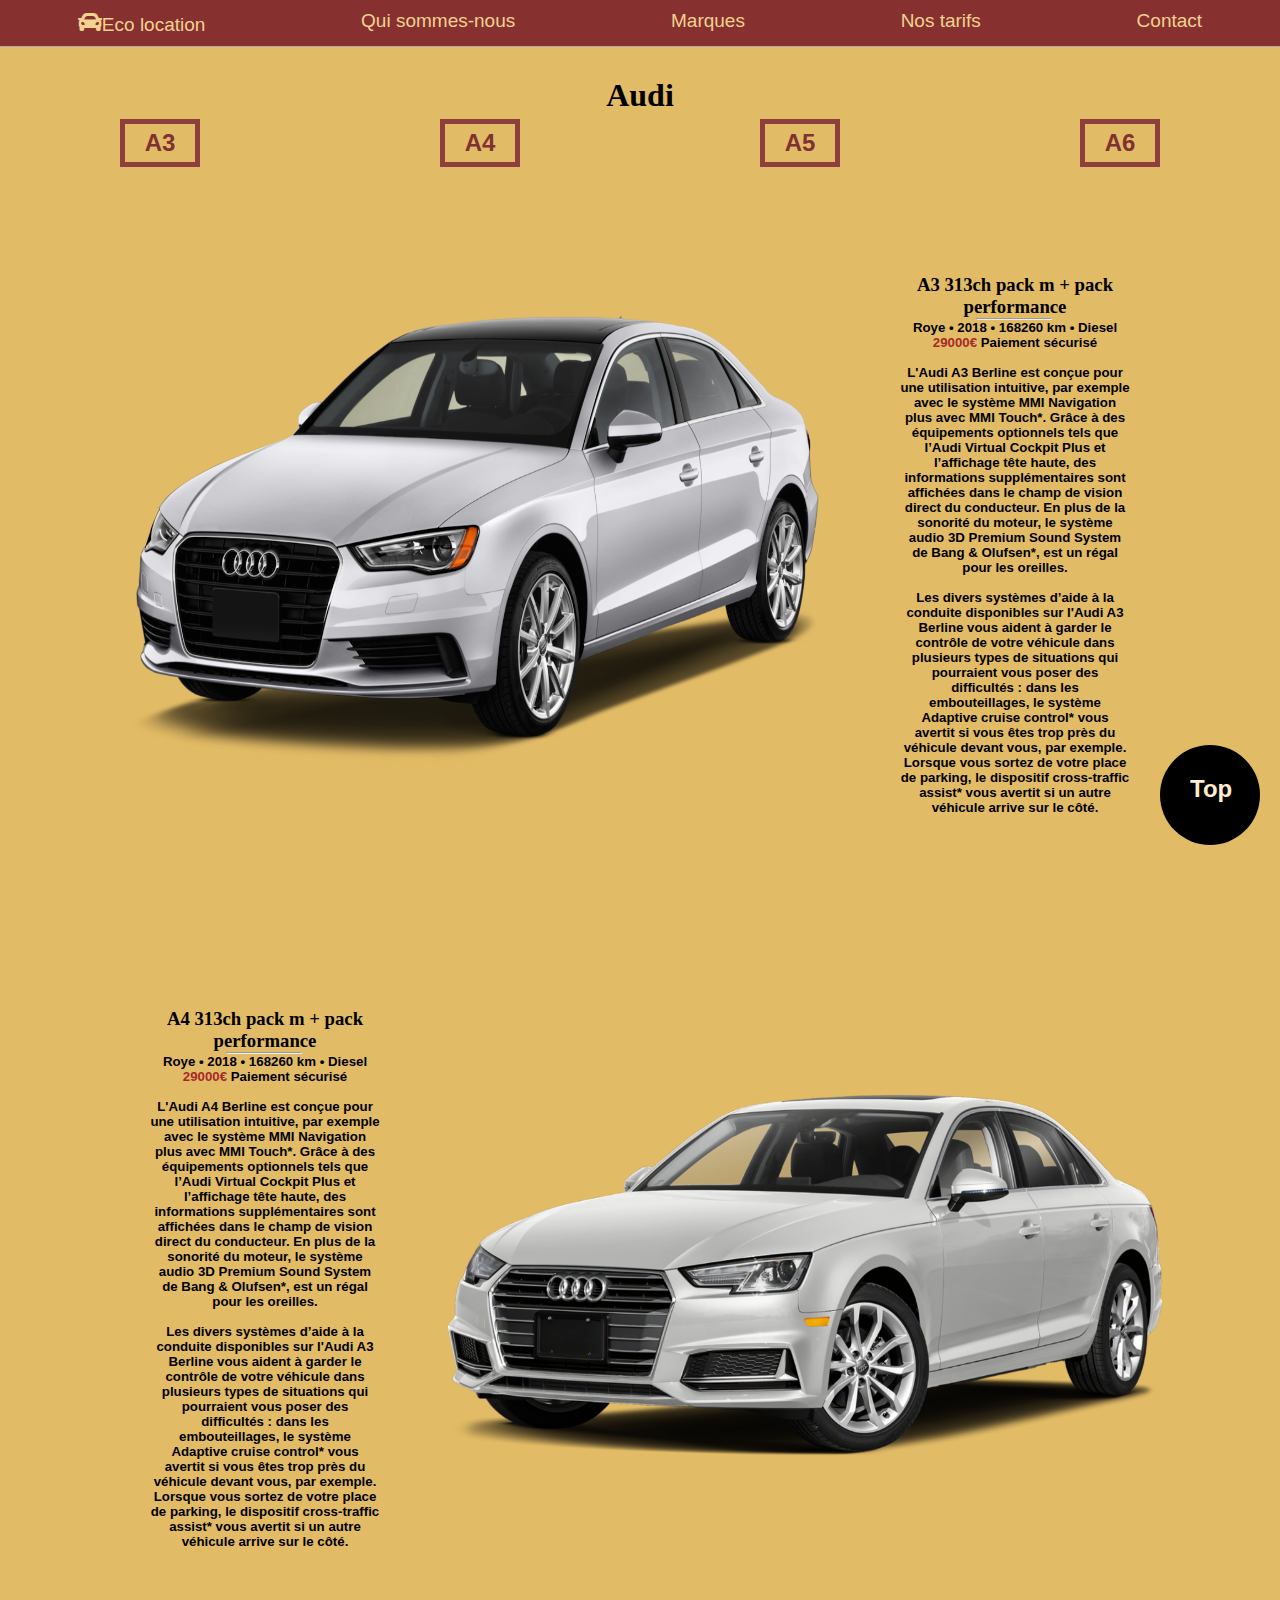
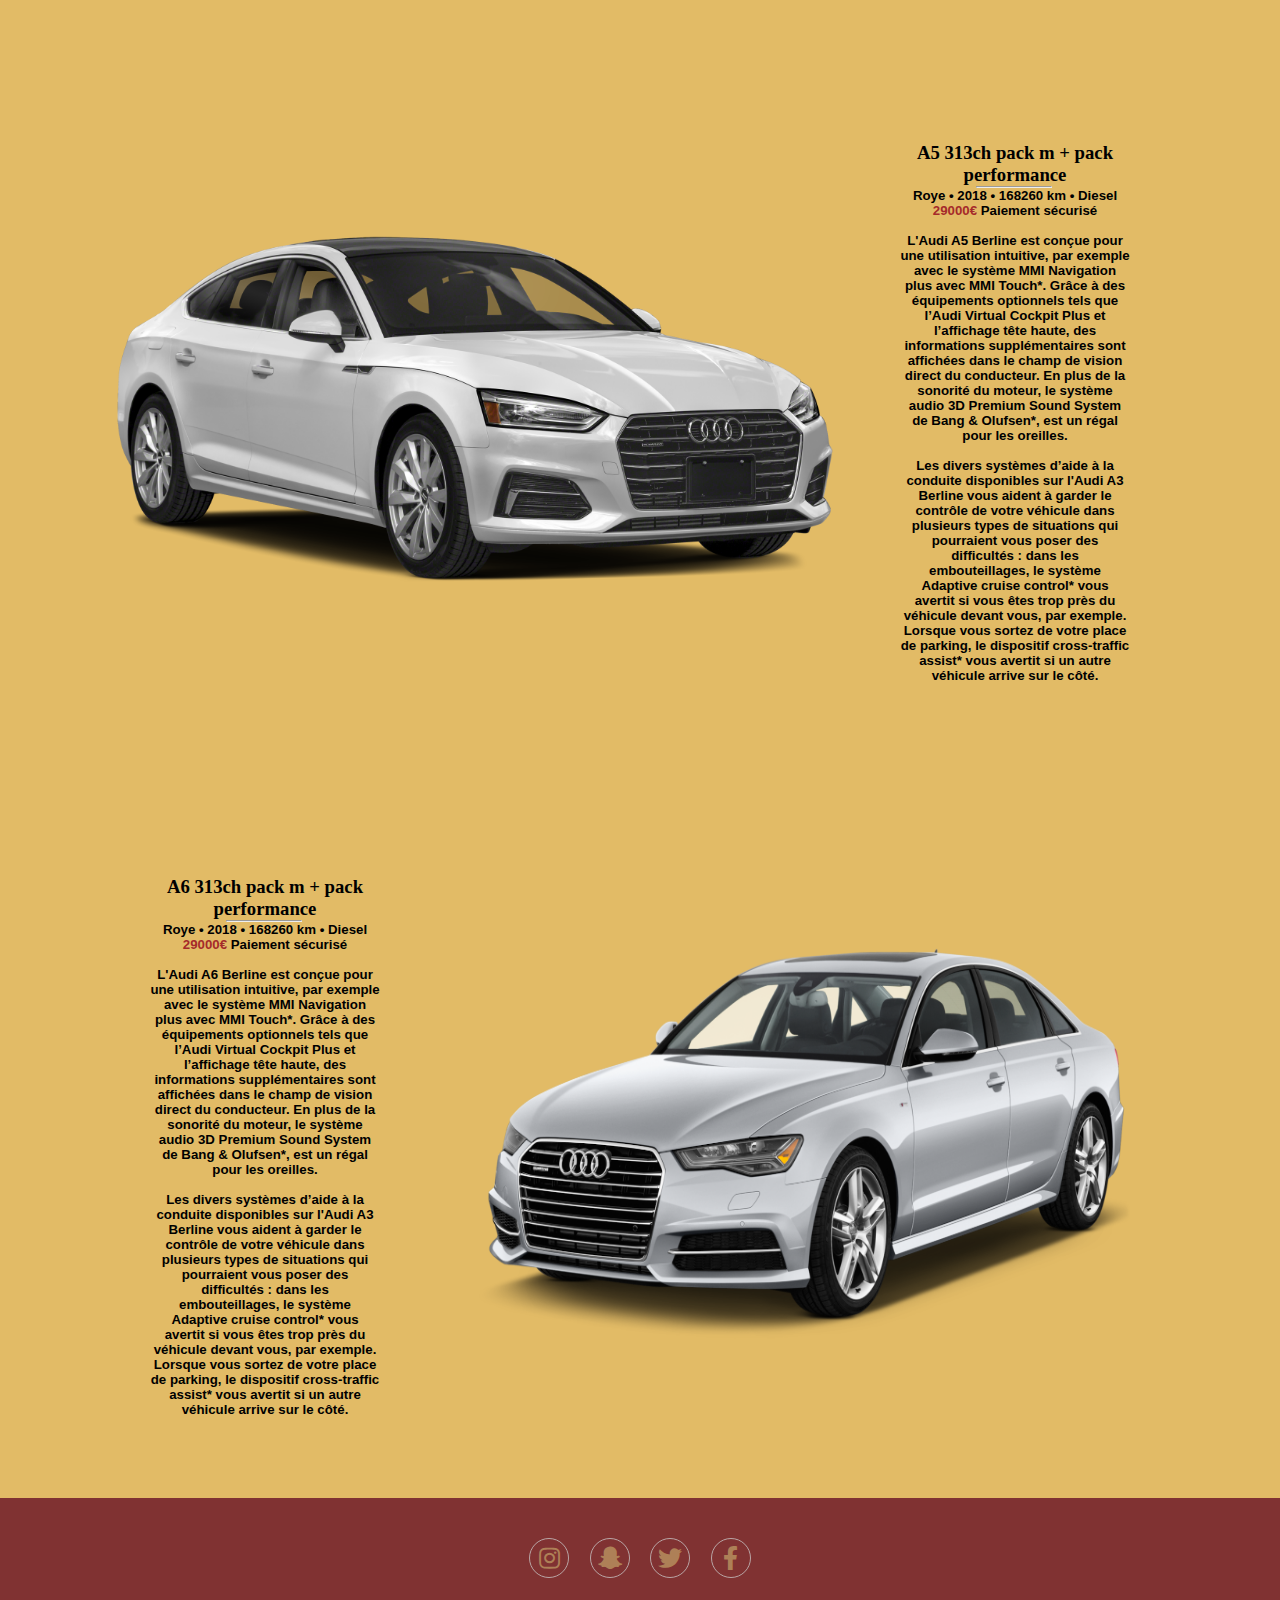
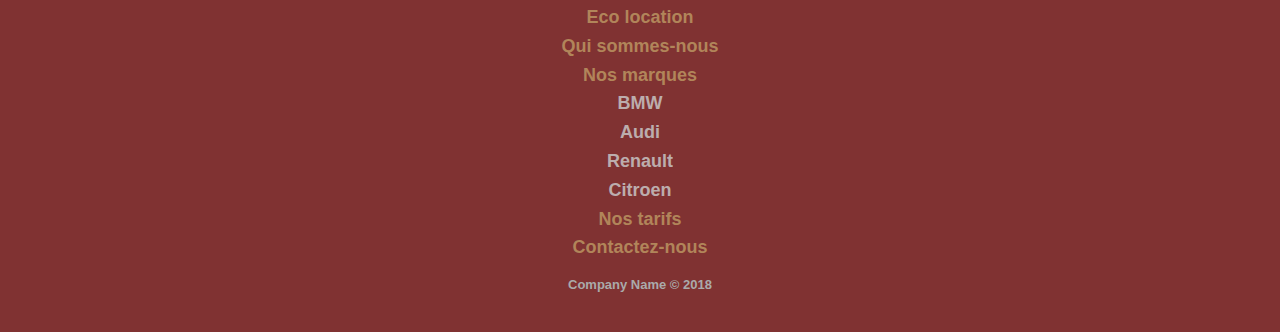
<file: audi.html>
<!DOCTYPE html>
<html lang="en">

<head>
    <meta charset="UTF-8">
    <meta http-equiv="X-UA-Compatible" content="IE=edge">
    <meta name="viewport" content="width=device-width, initial-scale=1.0">  
    <link rel="stylesheet" href="https://pro.fontawesome.com/releases/v5.10.0/css/all.css"/> 
    <link rel="stylesheet" href="assets/style.css">
    <link rel="stylesheet" href="assets/style-brand.css">
    <title>Audi</title>
</head>

<body>

    <div id="navbar">
        <p></p>
    </div>

    <!-- promotion fixed -->
    <a href="#contenue">
        <div id="fixe" class="promotion">
            <h2>Top</h2>
        </div>
    </a>

    <section id="contenue">
        <div>
            <h1>Audi</h1>
        </div>

        
        <section class="model-button">
            <div>
                <h2><a href="#a3" style="text-decoration: none;">A3</a></h1>
            </div>
            <div>
                <h2><a href="#A4" style="text-decoration: none;">A4</a></h1>
            </div>
            <div>
                <h2><a href="#A5" style="text-decoration: none;">A5</a></h1>
            </div>
            <div>
                <h2><a href="#A6" style="text-decoration: none;">A6</a></h1>
            </div>

        </section>


        <section id="bestoffres">
            <div id="A3" class="package">
                <div  class="offre-photo">

                    <img class="img-fluid" src="img/audi/a3/2016-audi-a3-sedan-prestige-sedan-angular-front.png"
                        alt="Audi A3">
                </div>
                <div class="offre-text">
                    <h3> A3 313ch pack m + pack performance</h3>
                    <hr class="line">
                    <h5> Roye • 2018 • 168260 km • Diesel <span style="color:brown;">29000€</span> Paiement sécurisé
                        <br><br>
                        L'Audi A3 Berline est conçue pour une utilisation intuitive, par exemple avec le système MMI
                        Navigation plus avec MMI Touch*. Grâce à des équipements optionnels tels que l’Audi Virtual
                        Cockpit Plus et l’affichage tête haute, des informations supplémentaires sont affichées dans le
                        champ de vision direct du conducteur. En plus de la sonorité du moteur, le système audio 3D
                        Premium Sound System de Bang & Olufsen*, est un régal pour les oreilles. <br><br>
                        Les divers systèmes d’aide à la conduite disponibles sur l'Audi A3 Berline vous aident à garder le contrôle de votre véhicule dans plusieurs types de situations qui pourraient vous poser des difficultés : dans les embouteillages, le système Adaptive cruise control* vous avertit si vous êtes trop près du véhicule devant vous, par exemple. Lorsque vous sortez de votre place de parking, le dispositif cross-traffic assist* vous avertit si un autre véhicule arrive sur le côté.
                        </p>
                </div>
            </div>

            <div id="A4" class="package">
                <div  class="offre-text">
                    <h3> A4 313ch pack m + pack performance</h3>
                    <hr class="line">
                    <h5> Roye • 2018 • 168260 km • Diesel <span style="color:brown;">29000€</span> Paiement sécurisé
                        <br><br>
                        L'Audi A4 Berline est conçue pour une utilisation intuitive, par exemple avec le système MMI
                        Navigation plus avec MMI Touch*. Grâce à des équipements optionnels tels que l’Audi Virtual
                        Cockpit Plus et l’affichage tête haute, des informations supplémentaires sont affichées dans le
                        champ de vision direct du conducteur. En plus de la sonorité du moteur, le système audio 3D
                        Premium Sound System de Bang & Olufsen*, est un régal pour les oreilles. <br><br>
                        Les divers systèmes d’aide à la conduite disponibles sur l'Audi A3 Berline vous aident à garder le contrôle de votre véhicule dans plusieurs types de situations qui pourraient vous poser des difficultés : dans les embouteillages, le système Adaptive cruise control* vous avertit si vous êtes trop près du véhicule devant vous, par exemple. Lorsque vous sortez de votre place de parking, le dispositif cross-traffic assist* vous avertit si un autre véhicule arrive sur le côté.
                        </p>
                </div>
                <div  class="offre-photo">
                    <img class="img-fluid" src="img/audi/a4/cc_2019AUC010004_01_1280_2Y2Y.pngitok=cUryZHsn"
                        alt="Audi A4">
                </div>
            </div>


            <div id="A5" class="package">
                <div  class="offre-photo">
                    <img class="img-fluid" src="img/audi/a5/2018AUC190026_2100_07.png" alt="Audi A5">

                </div>
                <div class="offre-text">
                    <h3> A5 313ch pack m + pack performance</h3>
                    <hr class="line">
                    <h5> Roye • 2018 • 168260 km • Diesel <span style="color:brown;">29000€</span> Paiement sécurisé
                        <br><br>
                        L'Audi A5 Berline est conçue pour une utilisation intuitive, par exemple avec le système MMI
                        Navigation plus avec MMI Touch*. Grâce à des équipements optionnels tels que l’Audi Virtual
                        Cockpit Plus et l’affichage tête haute, des informations supplémentaires sont affichées dans le
                        champ de vision direct du conducteur. En plus de la sonorité du moteur, le système audio 3D
                        Premium Sound System de Bang & Olufsen*, est un régal pour les oreilles. <br><br>
                        Les divers systèmes d’aide à la conduite disponibles sur l'Audi A3 Berline vous aident à garder le contrôle de votre véhicule dans plusieurs types de situations qui pourraient vous poser des difficultés : dans les embouteillages, le système Adaptive cruise control* vous avertit si vous êtes trop près du véhicule devant vous, par exemple. Lorsque vous sortez de votre place de parking, le dispositif cross-traffic assist* vous avertit si un autre véhicule arrive sur le côté.
                        </p>
                </div>
            </div>

            <div id="A6" class="package">
                <div  class="offre-text">
                    <h3> A6 313ch pack m + pack performance</h3>
                    <hr class="line">
                    <h5> Roye • 2018 • 168260 km • Diesel <span style="color:brown;">29000€</span> Paiement sécurisé
                        <br><br>
                        L'Audi A6 Berline est conçue pour une utilisation intuitive, par exemple avec le système MMI
                        Navigation plus avec MMI Touch*. Grâce à des équipements optionnels tels que l’Audi Virtual
                        Cockpit Plus et l’affichage tête haute, des informations supplémentaires sont affichées dans le
                        champ de vision direct du conducteur. En plus de la sonorité du moteur, le système audio 3D
                        Premium Sound System de Bang & Olufsen*, est un régal pour les oreilles. <br><br>
                        Les divers systèmes d’aide à la conduite disponibles sur l'Audi A3 Berline vous aident à garder le contrôle de votre véhicule dans plusieurs types de situations qui pourraient vous poser des difficultés : dans les embouteillages, le système Adaptive cruise control* vous avertit si vous êtes trop près du véhicule devant vous, par exemple. Lorsque vous sortez de votre place de parking, le dispositif cross-traffic assist* vous avertit si un autre véhicule arrive sur le côté.
                        </p>
                </div>
                <div  class="offre-photo">
                    <img class="img-fluid" src="img/audi/a6/2016-audi-a6-prestige-sedan-angular-front.png"
                        alt="Audi A6">
                </div>
            </div>
        </section>




    </section>
    </section>




    <div id="footer">
        <p></p>
    </div>
    <script src="js/jquery.js"></script>
    <script src="js/monscript.js"></script>

    
</body>

</html>
</file>
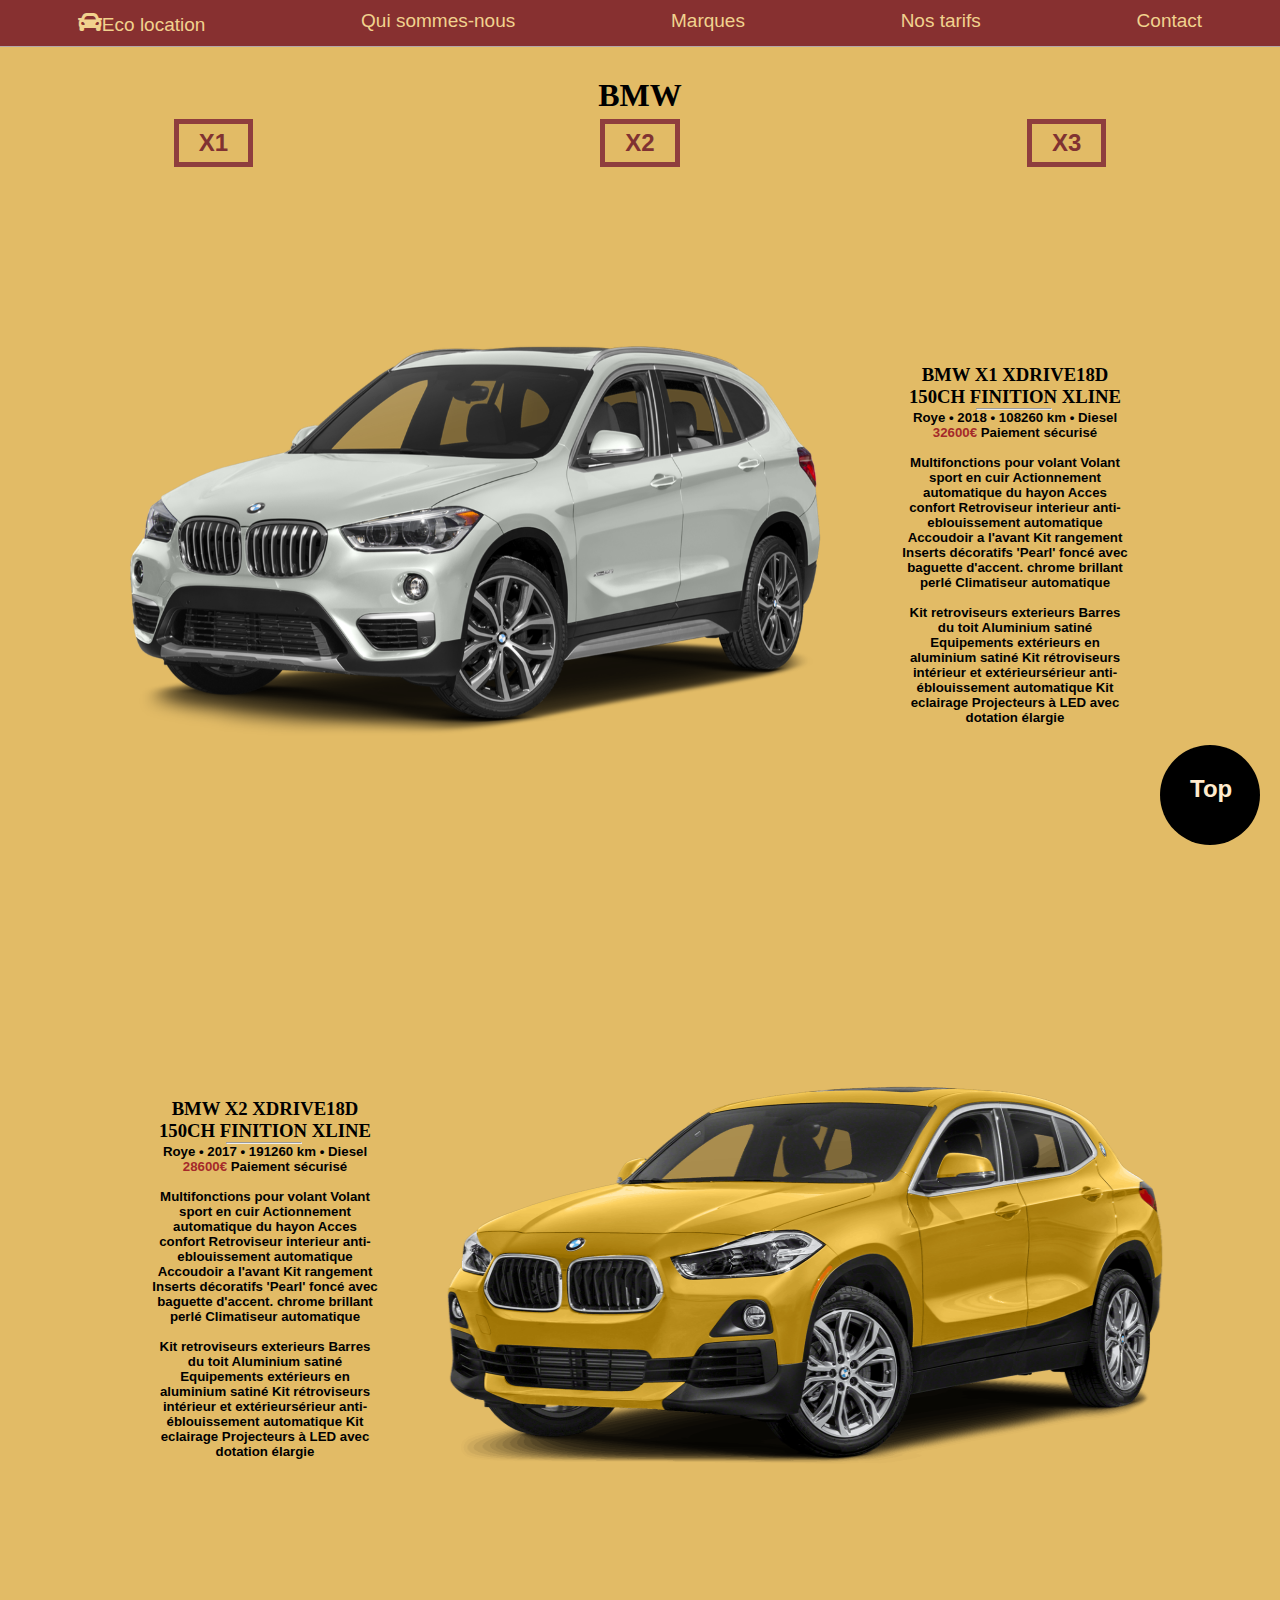
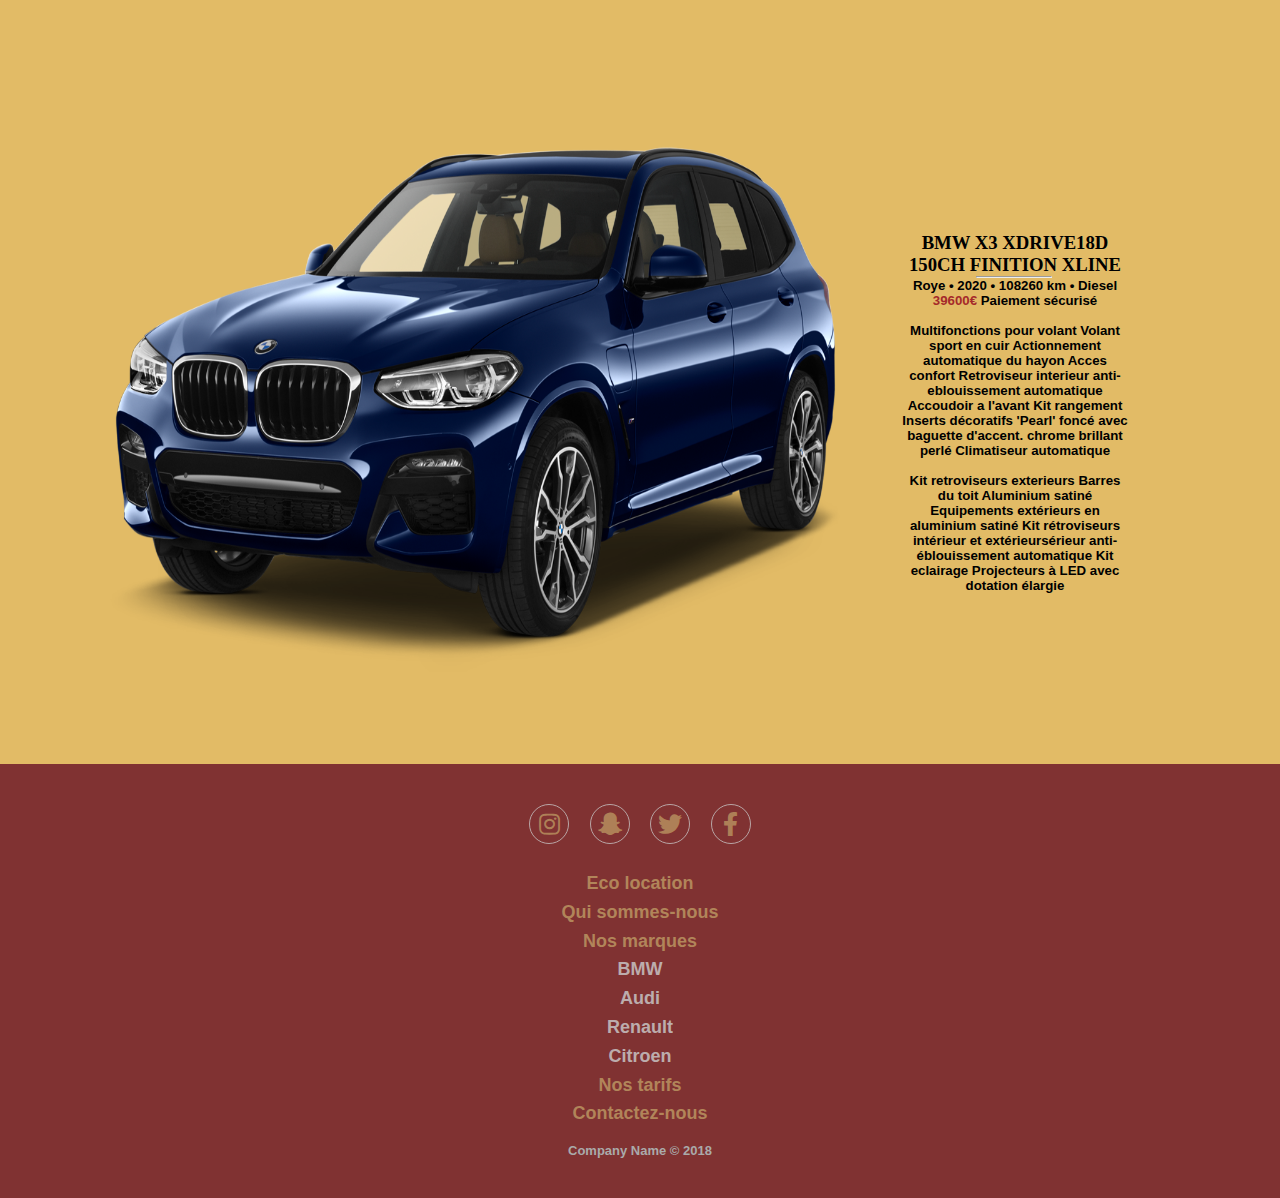
<file: bmw.html>
<!DOCTYPE html>
<html lang="en">

<head>
    <meta charset="UTF-8">
    <meta http-equiv="X-UA-Compatible" content="IE=edge">
    <meta name="viewport" content="width=device-width, initial-scale=1.0">  

    <link rel="stylesheet" href="https://pro.fontawesome.com/releases/v5.10.0/css/all.css"/>
    <link rel="stylesheet" href="assets/style.css">
    <link rel="stylesheet" href="assets/style-brand.css">
 <title>BMW</title>
</head>

<body>

    <div id="navbar">
        <p></p>
    </div>

    <!-- promotion fixed -->
    <a href="#contenue">
        <div id="fixe" class="promotion">
            <h2>Top</h2>
        </div>
    </a>

    <section id="contenue">
        <div>
            <h1>BMW</h1>
        </div>

        <section class="model-button">
            <div>
                <h2><a href="#X1" style="text-decoration: none;">X1</a></h1>
            </div>
            <div>
                <h2><a href="#X2" style="text-decoration: none;">X2</a></h1>
            </div>
            <div>
                <h2><a href="#X3" style="text-decoration: none;">X3</a></h1>
            </div>
        </section>

        <section id="bestoffres">
            <div id="X1" class="package">
                <div class="offre-photo">

                    <img class="img-fluid" src="img/bmw/x1/cc_2017BMS250001_01_1280_300.pngitok=pVj2snaJ" alt="BMW X1">

                </div>
                <div class="offre-text">
                    <h3> BMW X1 XDRIVE18D 150CH FINITION XLINE</h3>
                    <hr class="line">
                    <h5> Roye • 2018 • 108260 km • Diesel <span style="color:brown;">32600€</span> Paiement sécurisé
                        <br><br>
                        Multifonctions pour volant
                        Volant sport en cuir
                        Actionnement automatique du hayon
                        Acces confort
                        Retroviseur interieur anti-eblouissement automatique
                        Accoudoir a l'avant
                        Kit rangement
                        Inserts décoratifs 'Pearl' foncé avec baguette d'accent. chrome brillant perlé
                        Climatiseur automatique <br><br>
                        Kit retroviseurs exterieurs
                        Barres du toit Aluminium satiné
                        Equipements extérieurs en aluminium satiné
                        Kit rétroviseurs intérieur et extérieursérieur anti-éblouissement automatique
                        Kit eclairage
                        Projecteurs à LED avec dotation élargie</p>
                </div>
            </div>

            <div id="X2" class="package">
                <div class="offre-text">
                    <h3> BMW X2 XDRIVE18D 150CH FINITION XLINE</h3>
                    <hr class="line">
                    <h5> Roye • 2017 • 191260 km • Diesel <span style="color:brown;">28600€</span> Paiement sécurisé
                        <br><br>
                        Multifonctions pour volant
                        Volant sport en cuir
                        Actionnement automatique du hayon
                        Acces confort
                        Retroviseur interieur anti-eblouissement automatique
                        Accoudoir a l'avant
                        Kit rangement
                        Inserts décoratifs 'Pearl' foncé avec baguette d'accent. chrome brillant perlé
                        Climatiseur automatique <br><br>
                        Kit retroviseurs exterieurs
                        Barres du toit Aluminium satiné
                        Equipements extérieurs en aluminium satiné
                        Kit rétroviseurs intérieur et extérieursérieur anti-éblouissement automatique
                        Kit eclairage
                        Projecteurs à LED avec dotation élargie</p>
                        </p>

                </div>
                <div class="offre-photo">
                    <img class="img-fluid" src="img/bmw/x2/cc_2020BMS280016_01_2100_C1P-2.png" alt="BMW X2">
                </div>
            </div>


            <div id="X3" class="package">
                <div class="offre-photo">
                    <img class="img-fluid" src="img/bmw/x3/6665-std.png" alt="BMW X3">

                </div>
                <div class="offre-text">
                    <h3> BMW X3 XDRIVE18D 150CH FINITION XLINE</h3>
                    <hr class="line">
                    <h5> Roye • 2020 • 108260 km • Diesel <span style="color:brown;">39600€</span> Paiement sécurisé
                        <br><br>
                        Multifonctions pour volant
                        Volant sport en cuir
                        Actionnement automatique du hayon
                        Acces confort
                        Retroviseur interieur anti-eblouissement automatique
                        Accoudoir a l'avant
                        Kit rangement
                        Inserts décoratifs 'Pearl' foncé avec baguette d'accent. chrome brillant perlé
                        Climatiseur automatique <br><br>
                        Kit retroviseurs exterieurs
                        Barres du toit Aluminium satiné
                        Equipements extérieurs en aluminium satiné
                        Kit rétroviseurs intérieur et extérieursérieur anti-éblouissement automatique
                        Kit eclairage
                        Projecteurs à LED avec dotation élargie</p>
                </div>
            </div>
        </section>
    </section>
    </section>


    <div id="footer">
        <p></p>
    </div>

    <script src="js/jquery.js"></script>
    <script src="js/monscript.js"></script>

    
</body>

</html>
</file>
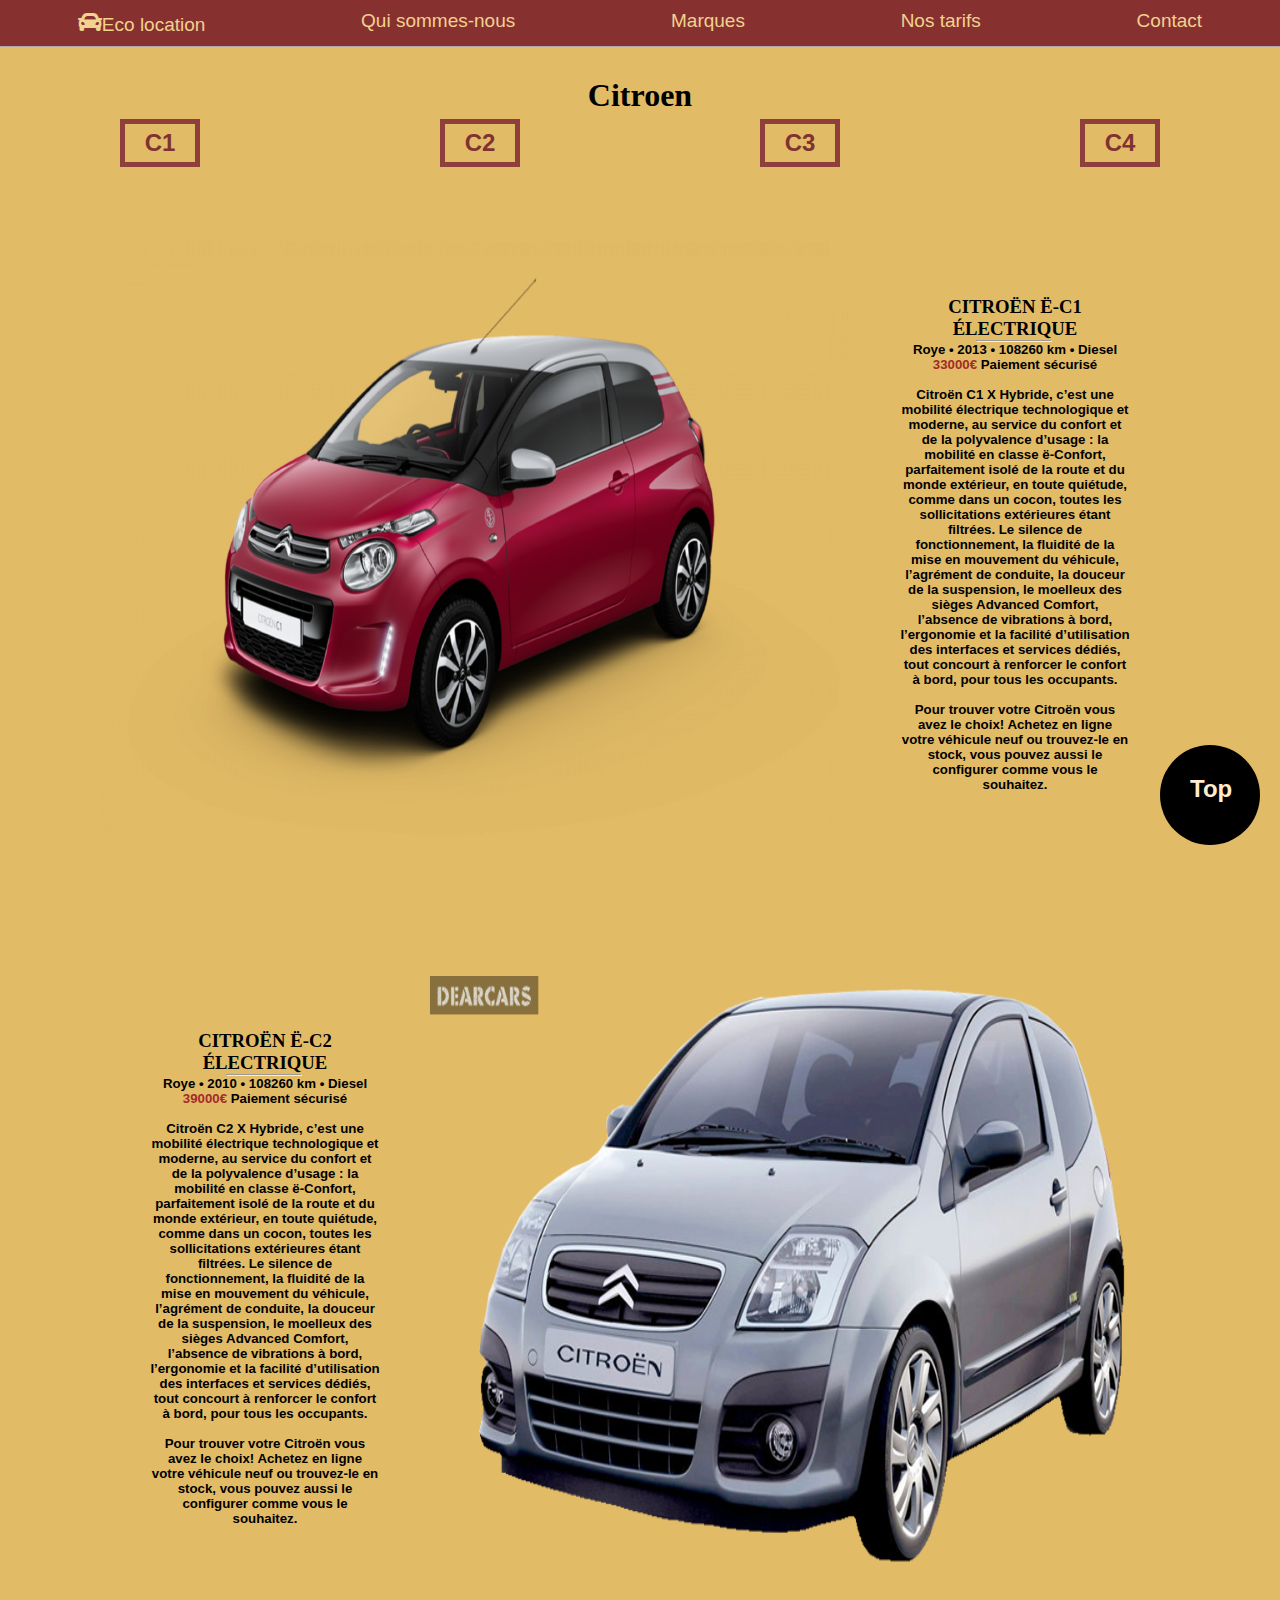
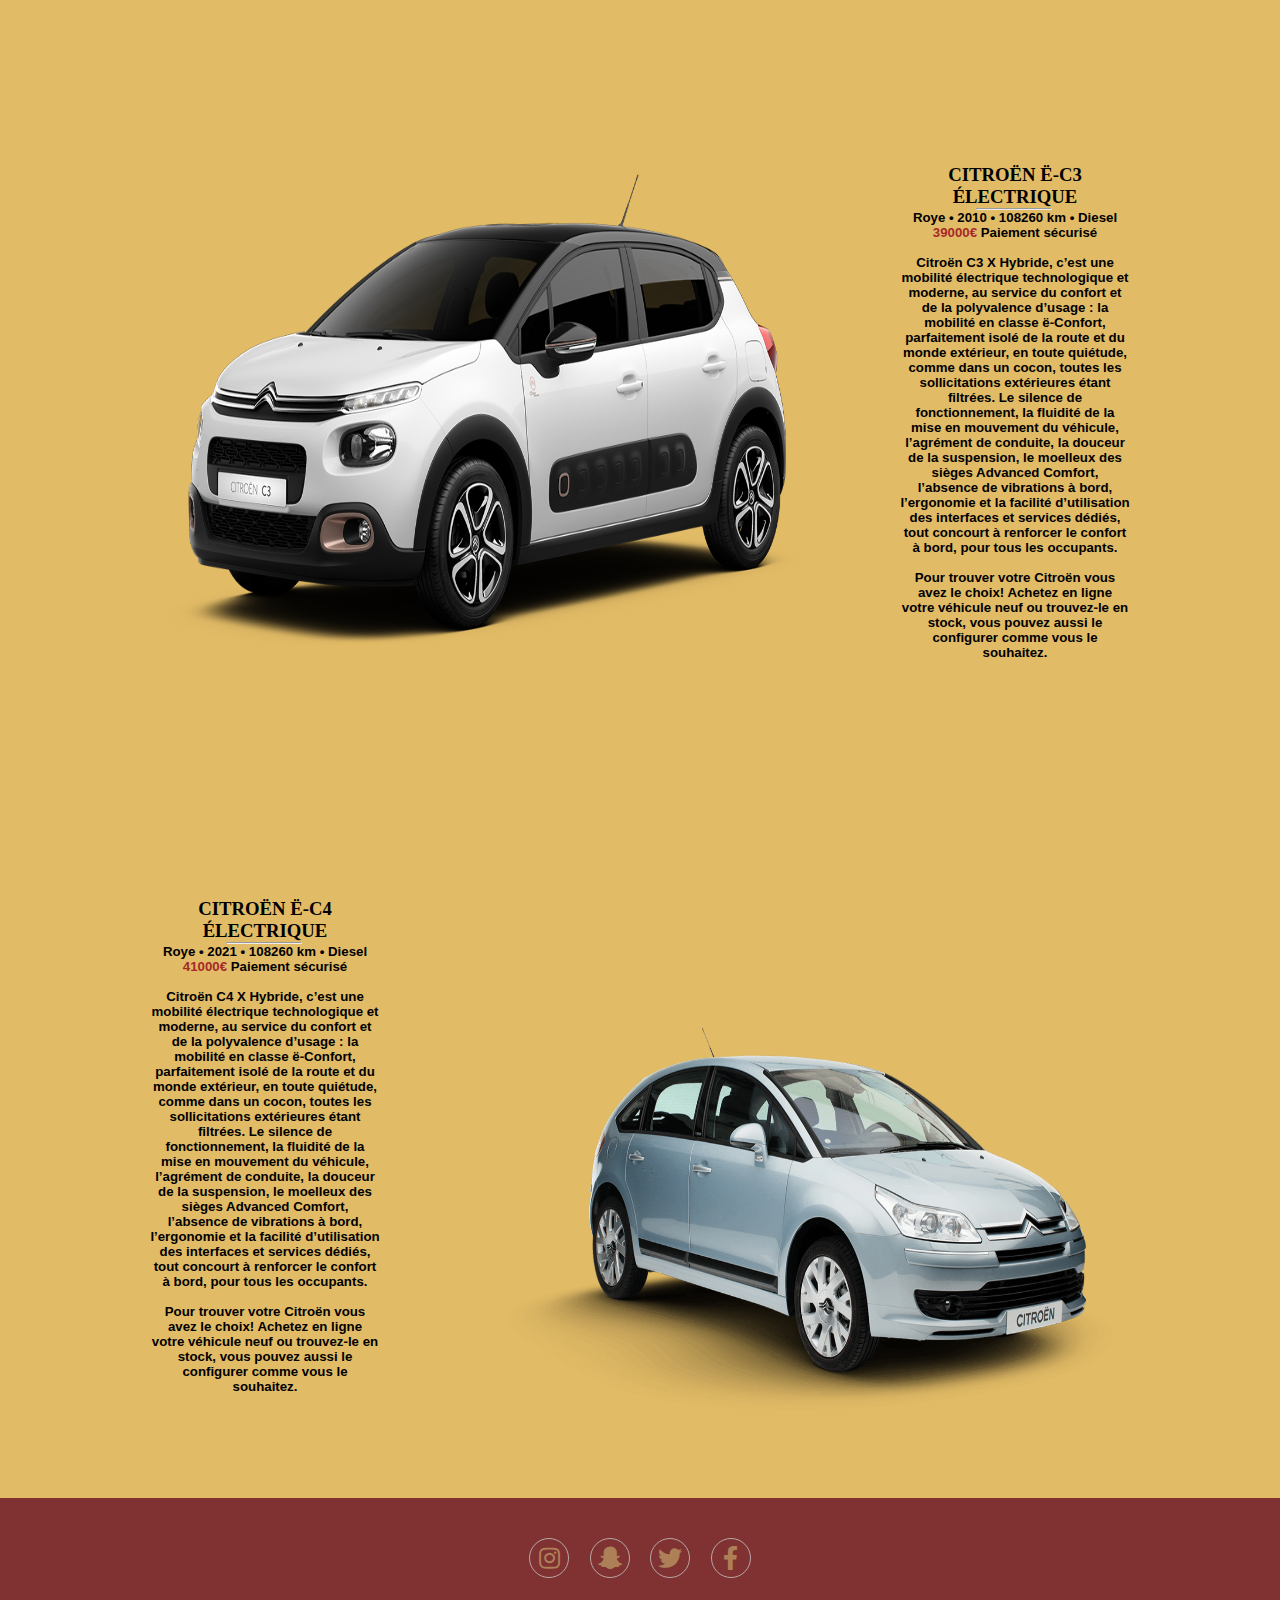
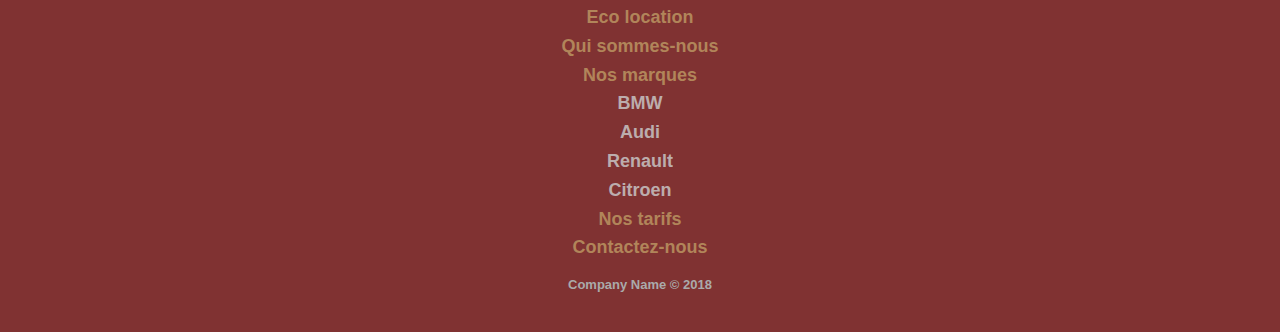
<file: citroen.html>
<!DOCTYPE html>
<html lang="en">

<head>
    <meta charset="UTF-8">
    <meta http-equiv="X-UA-Compatible" content="IE=edge">
    <meta name="viewport" content="width=device-width, initial-scale=1.0"> 

    <link rel="stylesheet" href="https://pro.fontawesome.com/releases/v5.10.0/css/all.css"/>
    <link rel="stylesheet" href="assets/style.css">
    <link rel="stylesheet" href="assets/style-brand.css">
 <title>Citroen</title>
</head>

<body>

    <div id="navbar">
        <p></p>
    </div>

    <!-- promotion fixed -->
    <a href="#contenue">
        <div id="fixe" class="promotion">
            <h2>Top</h2>
        </div>
    </a>

    <section id="contenue">
        <div>
            <h1>Citroen</h1>
        </div>

        <section class="model-button">
            <div>
                <h2><a href="#C1" style="text-decoration: none;">C1</a></h1>
            </div>
            <div>
                <h2><a href="#C2" style="text-decoration: none;">C2</a></h1>
            </div>
            <div>
                <h2><a href="#C3" style="text-decoration: none;">C3</a></h1>
            </div>
            <div>
                <h2><a href="#C4" style="text-decoration: none;">C4</a></h1>
            </div>


        </section>


        <section id="bestoffres">
            <div id="C1" class="package">
                <div class="offre-photo">

                    <img class="img-fluid" src="img/citroen/c1/1471334296C1-Image1.png" alt="Citroen C1">

                </div>
                <div class="offre-text">
                    <h3> CITROËN Ë-C1 ÉLECTRIQUE</h3>
                    <hr class="line">
                    <h5> Roye • 2013 • 108260 km • Diesel <span style="color:brown;">33000€</span> Paiement sécurisé
                        <br><br>
                        Citroën C1 X Hybride, c’est une mobilité électrique technologique et moderne, au
                        service du confort et de la polyvalence d’usage : la mobilité en classe ë-Confort, parfaitement
                        isolé de la route et du monde extérieur, en toute quiétude, comme dans un cocon, toutes les
                        sollicitations extérieures étant filtrées.

                        Le silence de fonctionnement, la fluidité de la mise en mouvement du véhicule, l’agrément de
                        conduite, la douceur de la suspension, le moelleux des sièges Advanced Comfort, l’absence de
                        vibrations à bord, l’ergonomie et la facilité d’utilisation des interfaces et services dédiés,
                        tout concourt à renforcer le confort à bord, pour tous les occupants. <br><br>
                        Pour trouver votre Citroën vous avez le choix!

                        Achetez en ligne votre véhicule neuf ou trouvez-le en stock, vous pouvez aussi le configurer
                        comme vous le souhaitez.</p>
                </div>
            </div>

            <div id="C2" class="package">
                <div class="offre-text">
                    <h3> CITROËN Ë-C2 ÉLECTRIQUE</h3>
                    <hr class="line">
                    <h5> Roye • 2010 • 108260 km • Diesel <span style="color:brown;">39000€</span> Paiement sécurisé
                        <br><br>
                        Citroën C2 X Hybride, c’est une mobilité électrique technologique et moderne, au
                        service du confort et de la polyvalence d’usage : la mobilité en classe ë-Confort, parfaitement
                        isolé de la route et du monde extérieur, en toute quiétude, comme dans un cocon, toutes les
                        sollicitations extérieures étant filtrées.

                        Le silence de fonctionnement, la fluidité de la mise en mouvement du véhicule, l’agrément de
                        conduite, la douceur de la suspension, le moelleux des sièges Advanced Comfort, l’absence de
                        vibrations à bord, l’ergonomie et la facilité d’utilisation des interfaces et services dédiés,
                        tout concourt à renforcer le confort à bord, pour tous les occupants. <br><br>
                        Pour trouver votre Citroën vous avez le choix!

                        Achetez en ligne votre véhicule neuf ou trouvez-le en stock, vous pouvez aussi le configurer
                        comme vous le souhaitez.</p>

                </div>
                <div class="offre-photo">
                    <img class="img-fluid" src="img/citroen/c2/2010_Citroen_C2.png"
                        alt="Citroen C2">
                </div>
            </div>


            <div id="C3" class="package">
                <div class="offre-photo">
                    <img class="img-fluid" src="img/citroen/c3/C3Origins_BlancBanquise_front.png" alt="Citroen C3">

                </div>
                <div class="offre-text">
                    <h3> CITROËN Ë-C3 ÉLECTRIQUE</h3>
                    <hr class="line">
                    <h5> Roye • 2010 • 108260 km • Diesel <span style="color:brown;">39000€</span> Paiement sécurisé
                        <br><br>
                        Citroën C3 X Hybride, c’est une mobilité électrique technologique et moderne, au
                        service du confort et de la polyvalence d’usage : la mobilité en classe ë-Confort, parfaitement
                        isolé de la route et du monde extérieur, en toute quiétude, comme dans un cocon, toutes les
                        sollicitations extérieures étant filtrées.

                        Le silence de fonctionnement, la fluidité de la mise en mouvement du véhicule, l’agrément de
                        conduite, la douceur de la suspension, le moelleux des sièges Advanced Comfort, l’absence de
                        vibrations à bord, l’ergonomie et la facilité d’utilisation des interfaces et services dédiés,
                        tout concourt à renforcer le confort à bord, pour tous les occupants. <br><br>
                        Pour trouver votre Citroën vous avez le choix!

                        Achetez en ligne votre véhicule neuf ou trouvez-le en stock, vous pouvez aussi le configurer
                        comme vous le souhaitez.</p>
                </div>
            </div>

            <div id="C4" class="package">
                <div class="offre-text">
                    <h3> CITROËN Ë-C4 ÉLECTRIQUE</h3>
                    <hr class="line">
                    <h5> Roye • 2021 • 108260 km • Diesel <span style="color:brown;">41000€</span> Paiement sécurisé
                        <br><br>
                        Citroën C4 X Hybride, c’est une mobilité électrique technologique et moderne, au
                        service du confort et de la polyvalence d’usage : la mobilité en classe ë-Confort, parfaitement
                        isolé de la route et du monde extérieur, en toute quiétude, comme dans un cocon, toutes les
                        sollicitations extérieures étant filtrées.

                        Le silence de fonctionnement, la fluidité de la mise en mouvement du véhicule, l’agrément de
                        conduite, la douceur de la suspension, le moelleux des sièges Advanced Comfort, l’absence de
                        vibrations à bord, l’ergonomie et la facilité d’utilisation des interfaces et services dédiés,
                        tout concourt à renforcer le confort à bord, pour tous les occupants. <br><br>
                        Pour trouver votre Citroën vous avez le choix!

                        Achetez en ligne votre véhicule neuf ou trouvez-le en stock, vous pouvez aussi le configurer
                        comme vous le souhaitez.</p>

                </div>
                <div class="offre-photo">
                    <img class="img-fluid" src="img/citroen/c4/c4_2000_46_1620x1000.pngitok=i6lNJANR"
                        alt="Citroen C4">
                </div>
            </div>
        </section>




    </section>
    </section>

    <div id="footer">
        <p></p>
    </div>


    <script src="js/jquery.js"></script>
    <script src="js/monscript.js"></script>

  
</body>

</html>
</file>
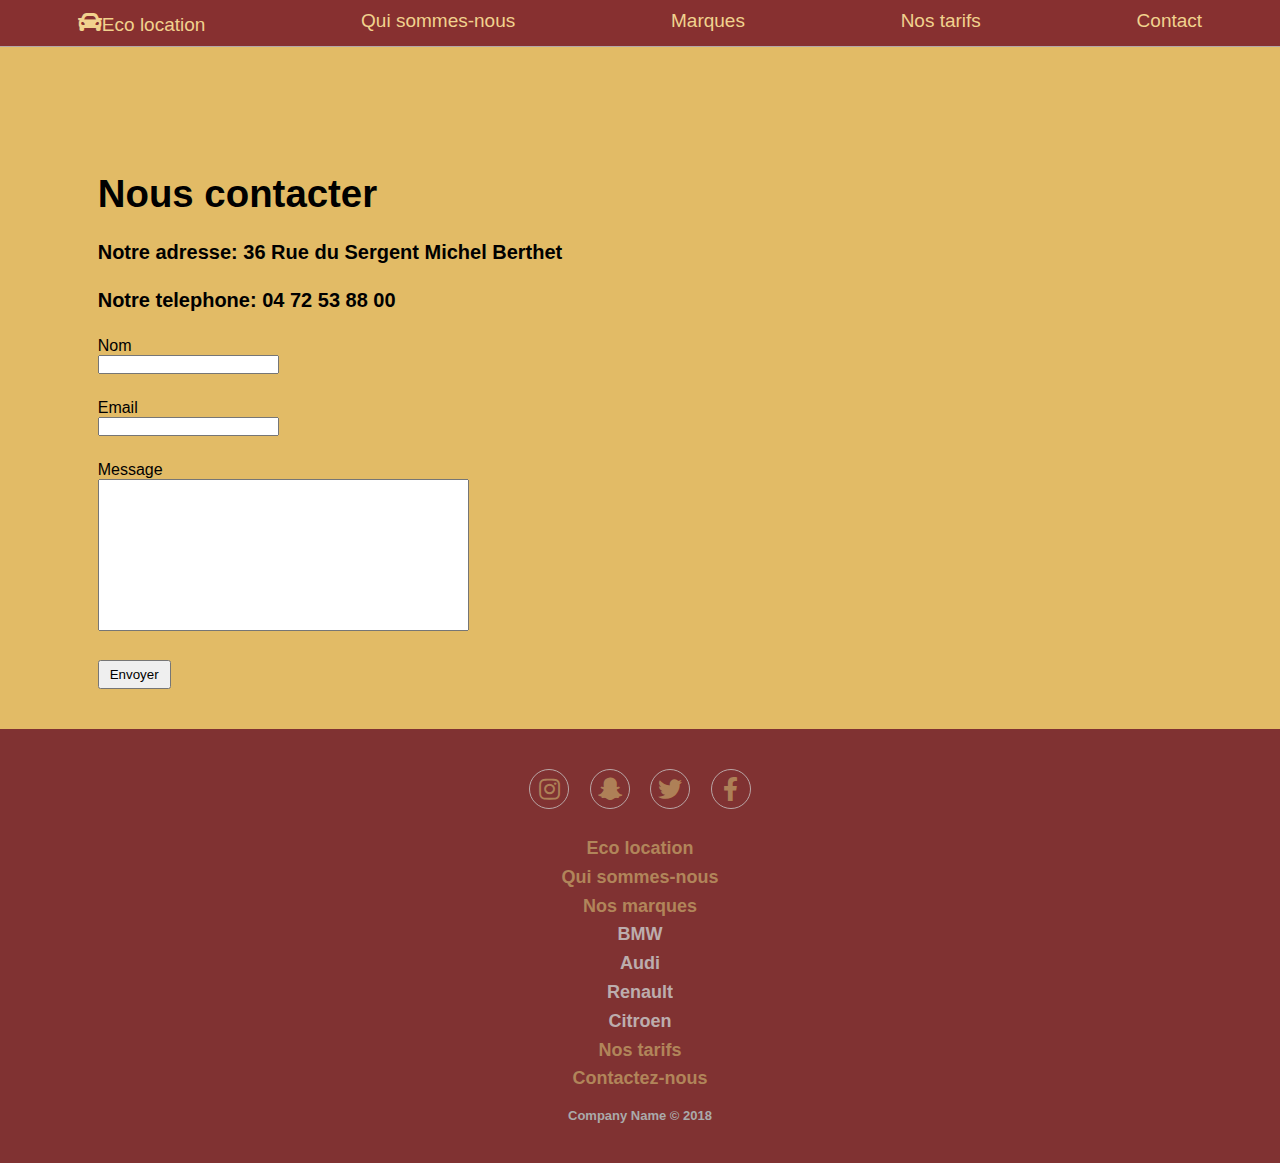
<file: contact.html>
<!DOCTYPE html>
<html lang="en">

<head>
    <meta charset="UTF-8">
    <meta http-equiv="X-UA-Compatible" content="IE=edge">
    <meta name="viewport" content="width=device-width, initial-scale=1.0">   
    <link rel="stylesheet" href="https://pro.fontawesome.com/releases/v5.10.0/css/all.css"/>
    <link rel="stylesheet" href="assets/style.css">
    <link rel="stylesheet" href="assets/style-contact.css">
    <title>Car Rental</title>

</head>

<body>

    <div id="navbar">
        <p></p>
    </div>

    <section>
        <div class="row">
        <div class="gab1">

            <div class="title">
                <h1>
                    Nous contacter
                </h1>
            </div>
            <div class="adresse">
                <h2>
                    Notre adresse: 36 Rue du Sergent Michel Berthet
                </h2>
            </div>
            <div class="tel">
                <h2>
                    Notre telephone: 04 72 53 88 00
                </h2>
            </div>

            <div>
                <form action="">
                    <div class="name">
                        <div><label for="">Nom</label></div>
                        <input type="text" name="" id="">
                    </div>
                    <div class="email">
                        <div><label for="">Email</label></div>
                        <input type="email" name="" id="">
                    </div>
                    <div class="message">
                        <div class="message2"><label for="">Message</label></div>
                        <textarea name="texte" id="texte_area" cols="30" rows="10" style="width: 80%" ; style="margin-top: 20px;"></textarea>

                    </div>
                    <div class="button">
                        <button type="submit">Envoyer</button>
                    </div>
                </form>
            </div>
        </div>
        <div class="gab2">
            <div class="map">
                <iframe src="https://www.google.com/maps/embed?pb=!1m18!1m12!1m3!1d2783.040408434106!2d4.803606588619012!3d45.77038042286253!2m3!1f0!2f0!3f0!3m2!1i1024!2i768!4f13.1!3m3!1m2!1s0x47f4eb7391fcf843%3A0xf4170493513eaa9f!2sCCI%20Formation!5e0!3m2!1sfr!2sfr!4v1638266442910!5m2!1sfr!2sfr"
                    width="600" height="450" style="border:0;" allowfullscreen="" loading="lazy"></iframe>
            </div>
        </div>
    </div>
    </section>

    <div id="footer">
        <p></p>
    </div>

    <script src="js/jquery.js"></script>
    <script src="js/monscript.js"></script>
 
</body>

</html>
</file>
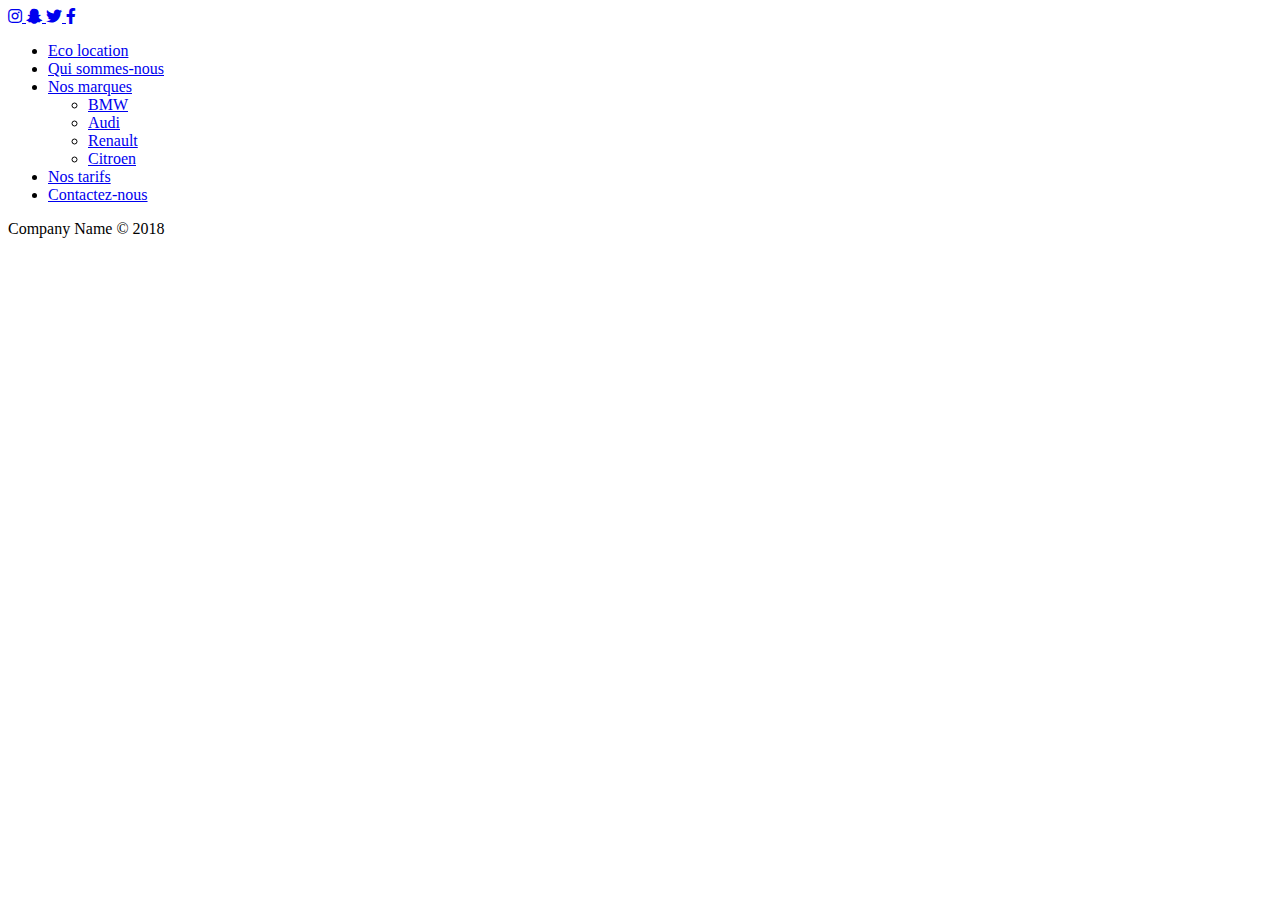
<file: footer.html>
<!DOCTYPE html>
<html lang="en">
<head>
    <meta charset="UTF-8">
    <meta http-equiv="X-UA-Compatible" content="IE=edge">
    <meta name="viewport" content="width=device-width, initial-scale=1.0">
    <link rel="stylesheet" href="https://pro.fontawesome.com/releases/v5.10.0/css/all.css"/>
    <title>Document</title>
</head>
<body>

    <div class="footer-basic">

        <div class="social">
            <a href="https://instagram.com">
                <i class="fab fa-instagram"></i>
            </a>
            <a href="https://snapchat.com">
                <i class="fab fa-snapchat-ghost"></i>
            </a>
            <a href="https://twitter.com">
                <i class="fab fa-twitter"></i>
            </a>
            <a href="https://facebook.com">
                <i class="fab fa-facebook-f"></i>
            </a>
        </div>
        <ul class="list-inline">
            <li class="list-inline-item">
                <a href="index.html">Eco location</a>
            </li>
            <li class="list-inline-item">
                <a href="about-us.html">Qui sommes-nous</a>
            </li>
            <li class="list-inline-item">
                <a href="#">Nos marques</a>
                <ul class="brand-cars">
                    <li>
                        <a href="bmw.html">BMW</a>
                    </li>
                    <li>
                        <a href="audi.html">Audi</a>
                    </li>
                    <li>
                        <a href="renault.html">Renault</a>
                    </li>
                    <li>
                        <a href="citroen.html">Citroen</a>
                    </li>
                </ul>
            </li>
            <li class="list-inline-item">
                <a href="price.html">Nos tarifs</a>
            </li>
            <li class="list-inline-item">
                <a href="contact.html">Contactez-nous</a>
            </li>
        </ul>
        <p class="copyright">Company Name © 2018</p>

    </div>
    
</body>
</html>
</file>
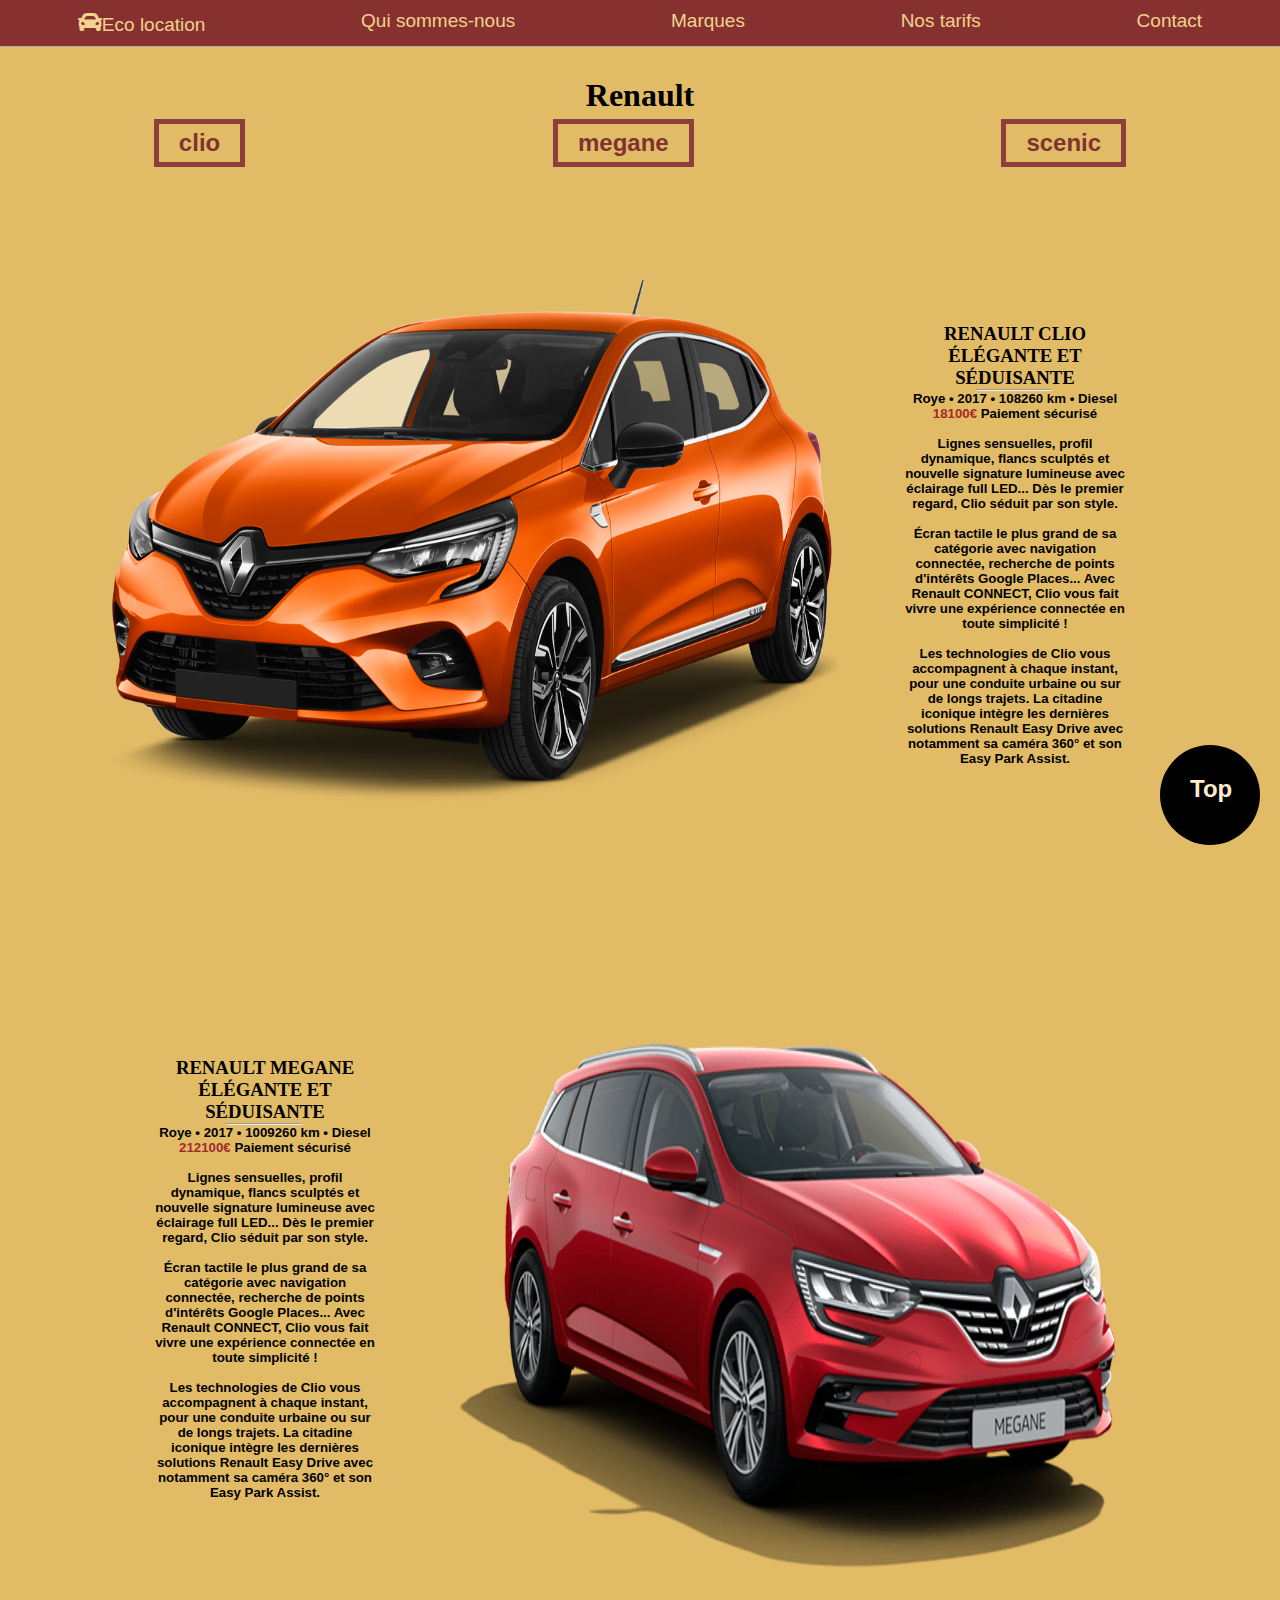
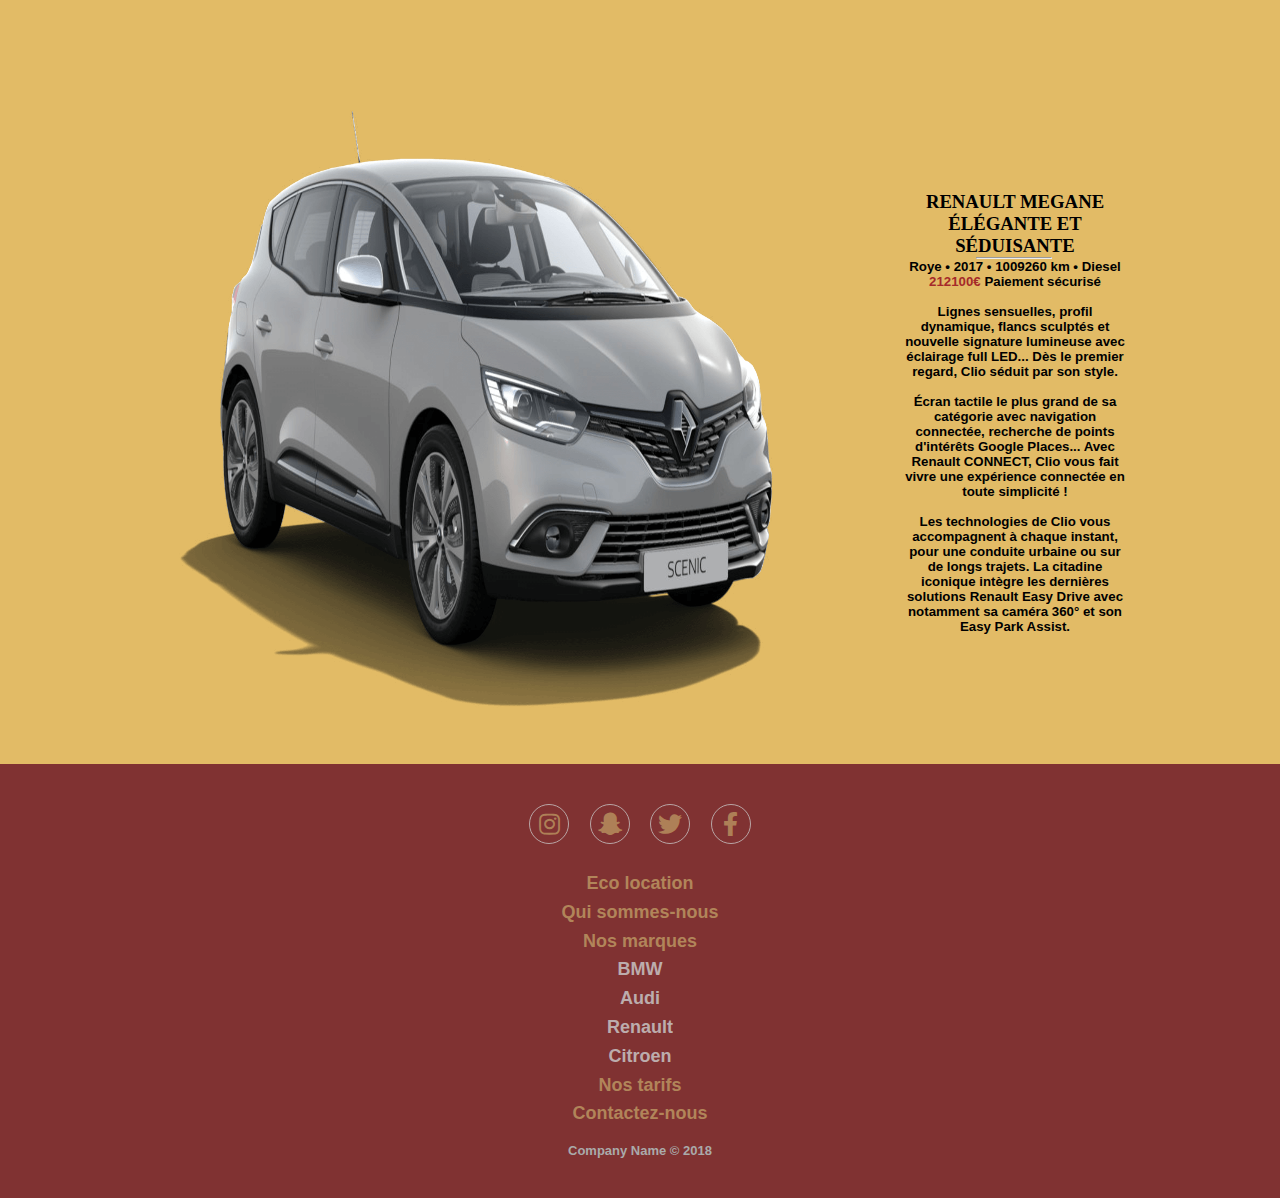
<file: renault.html>
<!DOCTYPE html>
<html lang="en">

<head>
    <meta charset="UTF-8">
    <meta http-equiv="X-UA-Compatible" content="IE=edge">
    <meta name="viewport" content="width=device-width, initial-scale=1.0">  

    <link rel="stylesheet" href="https://pro.fontawesome.com/releases/v5.10.0/css/all.css" />
    <link rel="stylesheet" href="assets/style.css">
    <link rel="stylesheet" href="assets/style-brand.css">
<title>Renault</title>
</head>

<body>

    <div id="navbar">
        <p></p>
    </div>

    <!-- promotion fixed -->
    <a href="#contenue">
        <div id="fixe" class="promotion">
            <h2>Top</h2>
        </div>
    </a>

    <section id="contenue">
        <div>
            <h1>Renault</h1>
        </div>

        <section class="model-button">
            <div>
                <h2><a href="#clio" style="text-decoration: none;">clio</a></h1>
            </div>
            <div>
                <h2><a href="#megane" style="text-decoration: none;">megane</a></h1>
            </div>
            <div>
                <h2><a href="#scenic" style="text-decoration: none;">scenic</a></h1>
            </div>


        </section>


        <section id="bestoffres">
            <div id="clio" class="package">
                <div class="offre-photo">

                    <img class="img-fluid" src="img/renault/clio/renault_20clioeditiononehb5b_angularfront-std.png"
                        alt="Renault clio">

                </div>
                <div class="offre-text">
                    <h3> RENAULT CLIO ÉLÉGANTE ET SÉDUISANTE</h3>
                    <hr class="line">
                    <h5> Roye • 2017 • 108260 km • Diesel <span style="color:brown;">18100€</span> Paiement sécurisé
                        <br><br>
                        Lignes sensuelles, profil dynamique, flancs sculptés et nouvelle signature lumineuse avec
                        éclairage full LED... Dès le premier regard, Clio séduit par son style. <br><br>
                        Écran tactile le plus grand de sa catégorie avec navigation connectée, recherche de points
                        d'intérêts Google Places... Avec Renault CONNECT, Clio vous fait vivre une expérience connectée
                        en toute simplicité ! <br><br>
                        Les technologies de Clio vous accompagnent à chaque instant, pour une conduite urbaine ou sur de
                        longs trajets. La citadine iconique intègre les dernières solutions Renault Easy Drive avec
                        notamment sa caméra 360° et son Easy Park Assist.
                        </p>
                </div>
            </div>

            <div id="megane" class="package">
                <div class="offre-text">
                    <h3> RENAULT MEGANE ÉLÉGANTE ET SÉDUISANTE</h3>
                    <hr class="line">
                    <h5> Roye • 2017 • 1009260 km • Diesel <span style="color:brown;">212100€</span> Paiement sécurisé
                        <br><br>
                        Lignes sensuelles, profil dynamique, flancs sculptés et nouvelle signature lumineuse avec
                        éclairage full LED... Dès le premier regard, Clio séduit par son style. <br><br>
                        Écran tactile le plus grand de sa catégorie avec navigation connectée, recherche de points
                        d'intérêts Google Places... Avec Renault CONNECT, Clio vous fait vivre une expérience connectée
                        en toute simplicité ! <br><br>
                        Les technologies de Clio vous accompagnent à chaque instant, pour une conduite urbaine ou sur de
                        longs trajets. La citadine iconique intègre les dernières solutions Renault Easy Drive avec
                        notamment sa caméra 360° et son Easy Park Assist.
                        </p>

                </div>
                <div class="offre-photo">
                    <img class="img-fluid" src="img/renault/megane/9PiknrZe80gjjfN32N3XQ89OXkGM2oGka04Jjcyt.png" alt="Renault megane">
                </div>
            </div>


            <div id="scenic" class="package">
                <div class="offre-photo">
                    <img class="img-fluid" src="img/renault/scenic/renault_scenic_gris-platine-d69_650x330@3x.png" alt="Renault scenic">

                </div>
                <div class="offre-text">
                    <h3> RENAULT MEGANE ÉLÉGANTE ET SÉDUISANTE</h3>
                    <hr class="line">
                    <h5> Roye • 2017 • 1009260 km • Diesel <span style="color:brown;">212100€</span> Paiement sécurisé
                        <br><br>
                        Lignes sensuelles, profil dynamique, flancs sculptés et nouvelle signature lumineuse avec
                        éclairage full LED... Dès le premier regard, Clio séduit par son style. <br><br>
                        Écran tactile le plus grand de sa catégorie avec navigation connectée, recherche de points
                        d'intérêts Google Places... Avec Renault CONNECT, Clio vous fait vivre une expérience connectée
                        en toute simplicité ! <br><br>
                        Les technologies de Clio vous accompagnent à chaque instant, pour une conduite urbaine ou sur de
                        longs trajets. La citadine iconique intègre les dernières solutions Renault Easy Drive avec
                        notamment sa caméra 360° et son Easy Park Assist.
                        </p>
                </div>
            </div>
        </section>
    </section>
    </section>






    <div id="footer">
        <p></p>
    </div>

    <script src="js/jquery.js"></script>
    <script src="js/monscript.js"></script>
</body>

</html>
</file>
<file: assets/style.css>
/* >>>> GENERAL STYLE <<<<< */


/* >>>> GENERAL STYLE <<<<< */


/* >>>> GENERAL STYLE <<<<< */
@import url('https://fonts.googleapis.com/css2?family=Quicksand:wght@500&display=swap');

* {
    box-sizing: border-box;
    margin: 0;
    padding: 0;
    font-family: sans-serif;
    text-decoration: none;
}
html {
  scroll-behavior: smooth;
}

/*
<<<<<<< HEAD
=======*/

html{
  scroll-behavior: smooth;
}
/*
>>>>>>> Dev
*/
/* >>>> NAV STYLE <<<<< */


/* >>>> NAV STYLE <<<<< */


/* >>>> NAV STYLE <<<<< */
nav.nav--bar {
    width: 100%;
    border-bottom: 1px solid rgb(180, 167, 167);
}
nav.nav--bar .navbar-list {
    display: flex;
    justify-content: space-around;
    list-style-type: none;
    background-color: #873030;
    align-content: center;
}
nav.nav--bar .navbar-list a {
    color: rgb(241, 210, 142);
    text-align: center;
    font-size: 19px;
}

nav.nav--bar .navbar-list a:hover{
  color: darkgoldenrod;
}

nav.nav--bar .navbar-list .nav-item-nav,
nav.nav--bar .navbar-list .dropdown {
    padding: 10px;
}
/*
nav.nav--bar .navbar-list .nav-item-nav:not(:first-child),
nav.nav--bar .navbar-list .dropdown {
    border-left: 1px solid rgb(0, 0, 0);
}
*/

.dropdown {
    position: relative;
    display: inline-block;
}
.dropdown .dropdown-content {
    list-style-type: none;
}
  
.dropdown-content {
    display: none;
    position: absolute;
    top: 44px;
    background-color: #873030;
    min-width: 160px;
    box-shadow: 0px 8px 16px 0px rgba(0, 0, 0, 0.2);
    padding: 12px 16px;
    z-index: 1;
}
.dropdown:hover .dropdown-content {
    display: block;
}

.dropdown-content {
  list-style-type: none;
}

.dropdown-content li a:hover {
  color: darkgoldenrod;
}

/*MENU MOBILE***************************************/
.navbar-mobile{
  display: none;
}

#logo{
  right: 380px;
}

.navbar-mobile i{
  position: fixed;
  z-index: 9999;
  top: 15px;
  right: 15px;
  font-size: 2rem;
  color: rgb(143, 62, 62) ;
}
.modal{
  transition: top 0.9s;
  background-color: black;
  height: 100vh;
  position: fixed;
  top: -100vh;
  left: 0;
  width: 100%;
  opacity: 0.9;
}

.navbar-mobile .navbar-mobile-list{
  display: flex;
  height: 100vh;
  flex-direction: column;
  align-items: center;
  justify-content: center;
}
.navbar-mobile .navbar-mobile-list a{
  font-size: 2rem;
  font-weight: 800;
  color: white;
  padding: 0.5rem;
}
.change-modal{
  top:0
}


/* HOME PAGE STYLE */
/* HOME PAGE STYLE */
/* HOME PAGE STYLE */
/* HOME PAGE STYLE */


#selection {
  background-color: rgb(226, 187, 102);
}

#selection div h1{
  text-align: center;
  color: rgb(97, 34, 34);
  font-size: 50px;
  font-family: 'Lobster', cursive;
  padding-top: 20px;
}

.images{
  display: flex;
  justify-content: space-around;
  flex-wrap: wrap;
  align-items: flex-end;
}

.images div{
  width: 50%;
  text-align: center;
  margin-bottom: 2.5rem;
}
.images div a{
  color: black;
}
.images div h2:hover{
color: rgb(121, 108, 53);
}

.images div img:hover{
  background-color: rgba(126, 129, 128, 0.1);
  
}
 
  
.elec a span{
  color: #803232;
  font-size: 30px;
  font-family: 'Lobster', cursive;
}
.elec{
  align-items: flex-end;
  
}
.elec a span:hover{
  color: rgb(148, 120, 77);
}

.images div img{
  width: 80%;
}

.dropdown:hover .dropdown-content {
    display: block;
}


/* >>>> FOOTER STYLE <<<<< */


/* >>>> FOOTER STYLE <<<<< */


/* >>>> FOOTER STYLE <<<<< */
/* >>>> FOOTER STYLE <<<<< */
  .footer-basic {
    padding:40px 0;
    background-color:#803232;
    color: rgba(190, 154, 100, 1);
    font-weight: bold;
  }
  
  .footer-basic ul {
    padding:0;
    list-style:none;
    text-align:center;
    font-size:18px;
    line-height:1.6;
    margin-bottom:0;
  }
  
  .footer-basic li {
    padding:0 10px;
  }
  
  .footer-basic ul a {
    color:inherit;
    opacity:0.8;
  }
  
.footer-basic ul a:hover {
    opacity:1;
  }
  
.footer-basic .social {
    text-align:center;
    padding-bottom:25px;
  }
  
.footer-basic .social > a {
    font-size:24px;
    width:40px;
    height:40px;
    line-height:40px;
    display:inline-block;
    text-align:center;
    border-radius:50%;
    border:1px solid #ccc;
    margin:0 8px;
    color:inherit;
    opacity:0.75;
  }
  
.footer-basic .social > a:hover {
    opacity:0.9;
  }
  
.footer-basic .list-inline-item ul {
  font-size: 18px;
  color: #ccc;
  list-style-type: square;
}
  .footer-basic .copyright {
    margin-top:15px;
    text-align:center;
    font-size:13px;
    color:#aaa;
    margin-bottom:0;
  }
  
/*Media queries FOR MOBILE*/
@media screen and (max-width : 450px){
  .navbar-desktop{
      display: none;
  }
  .navbar-mobile{
      display: block;
  }
}
</file>
<file: assets/style-brand.css>
*{
  box-sizing: border-box;
  margin: 0;
  padding: 0;
  font-family: sans-serif;
  text-decoration:none
}


#fixe{
  position: fixed;
  right: 20px;
  bottom: 5px;
}

.promotion{
  width: 100px;
  height: 100px;
  background-color:black;
  border-radius: 50%;
  margin-bottom: 50px;
  display: inline-block;
  color: blanchedalmond;
  padding: 30px;
}


.model-button{
  display: flex;
  justify-content: space-around;
}
.model-button h2{
  outline: 5px rgb(143, 62, 62) solid;
  display: inline-block;
  padding: 5px 20px;
  color: black;
  
}
a:link{
  color: #803232;
}
a:visited{
  color: rgb(189, 15, 15);
}
#contenue{
  flex: content;
  text-align: center;
  padding-top: 30px;
  background-color: rgb(226, 187, 102);
  
 }

 #contenue h1,h3{
  font-family: 'Lobster', cursive;
 }

 h1{
   padding-bottom: 10px;
 }

 .package{
   display: flex;
   align-items: center;
   padding-bottom: 50px;
   padding-top: 80px;
 }

 #bestoffres{
  padding: 0 100px;
}


.offre-photo{
  flex: content;
  text-align: center;
}


.offre-text{
  flex: content;
  text-align: center;
  padding: 0 50px;
}



#type{
  display: flex;
  justify-content: space-around;
  padding: 10px;
  z-index: 9999;
  width: 100%;
  padding-left: 300px;
  padding-right: 300px;
  /*background-color: black;*/
    
}

.toptitle{
  display: flex;
   align-items: center;
   
}
/*
.container{
  color: aliceblue;

}
.container a:hover{text-decoration:none}*/












.offre img{
    
  /* size-adjust: auto;
    border-radius: 90px;
    height: 100px;
    width: 100px; */
    width: 60%;
    
}

.line{
  height: 2px;
  width: 33%;
  margin-left:33% ;
  margin-right:33% ;
  
}

.img-fluid{
  height: 600px;
  width: 750px;

}


  /*---- TABLET ----*/
@media only screen and (max-width: 850px) and (min-width: 450px) {
.package{
  width: 100%;
  display: block;
  justify-content: center;
}

.package img{
  width: 100%;
  display: block;
}
}
    

    /*---- MOBILE----*/
 @media only screen and (max-width: 450px) {
.package {
  width: 100%;
  display: block;
  justify-content: center;

  }
.package img{
  width: 100%;
  display: block;
}
}
</file>
<file: assets/style-contact.css>
section {
    display: flex;
    flex-direction: row;
    justify-content: space-around;
    /* flex-flow: column wrap; */
    background-color: rgb(226, 187, 102);
    flex-grow: 1;
    padding-top: 100px;
}

.title {
    padding: 5px 10px 20px 10px;
    font-size: larger;
}

.adresse {
    padding: 5px 10px 20px 10px;
    font-size: smaller;
}

.tel {
    padding: 5px 10px 20px 10px;
    font-size: smaller;
}

.name {
    padding: 5px 10px 20px 10px;
}

.email {
    padding: 5px 10px 20px 10px;
}

.message {
    padding: 5px 10px 20px 10px;
}

#texte_area {
    resize: none;
}

.button {
    padding: 5px 10px 20px 10px;
}

button {
    padding: 5px 10px;
}

.map {
    padding: 5px 10px;
    display: flex;
    justify-content: flex-end;
    align-items: flex-start;
}

.row{
    display: flex;
    justify-content: center;
    padding-top: 20px;
    padding-bottom: 20px;
}

.gab1 {}

.gab2 {}

 /*---- TABLET ----*/
 @media only screen and (max-width: 850px) and (min-width: 450px) {
    .row{
      width: 100%;
      display: block;
      justify-content: center;
  }



   }
    

    /*---- MOBILE----*/
    @media only screen and (max-width: 450px) {
      .row {
        width: 100%;
        display: block;
        justify-content: center;

  }

   }
</file>
